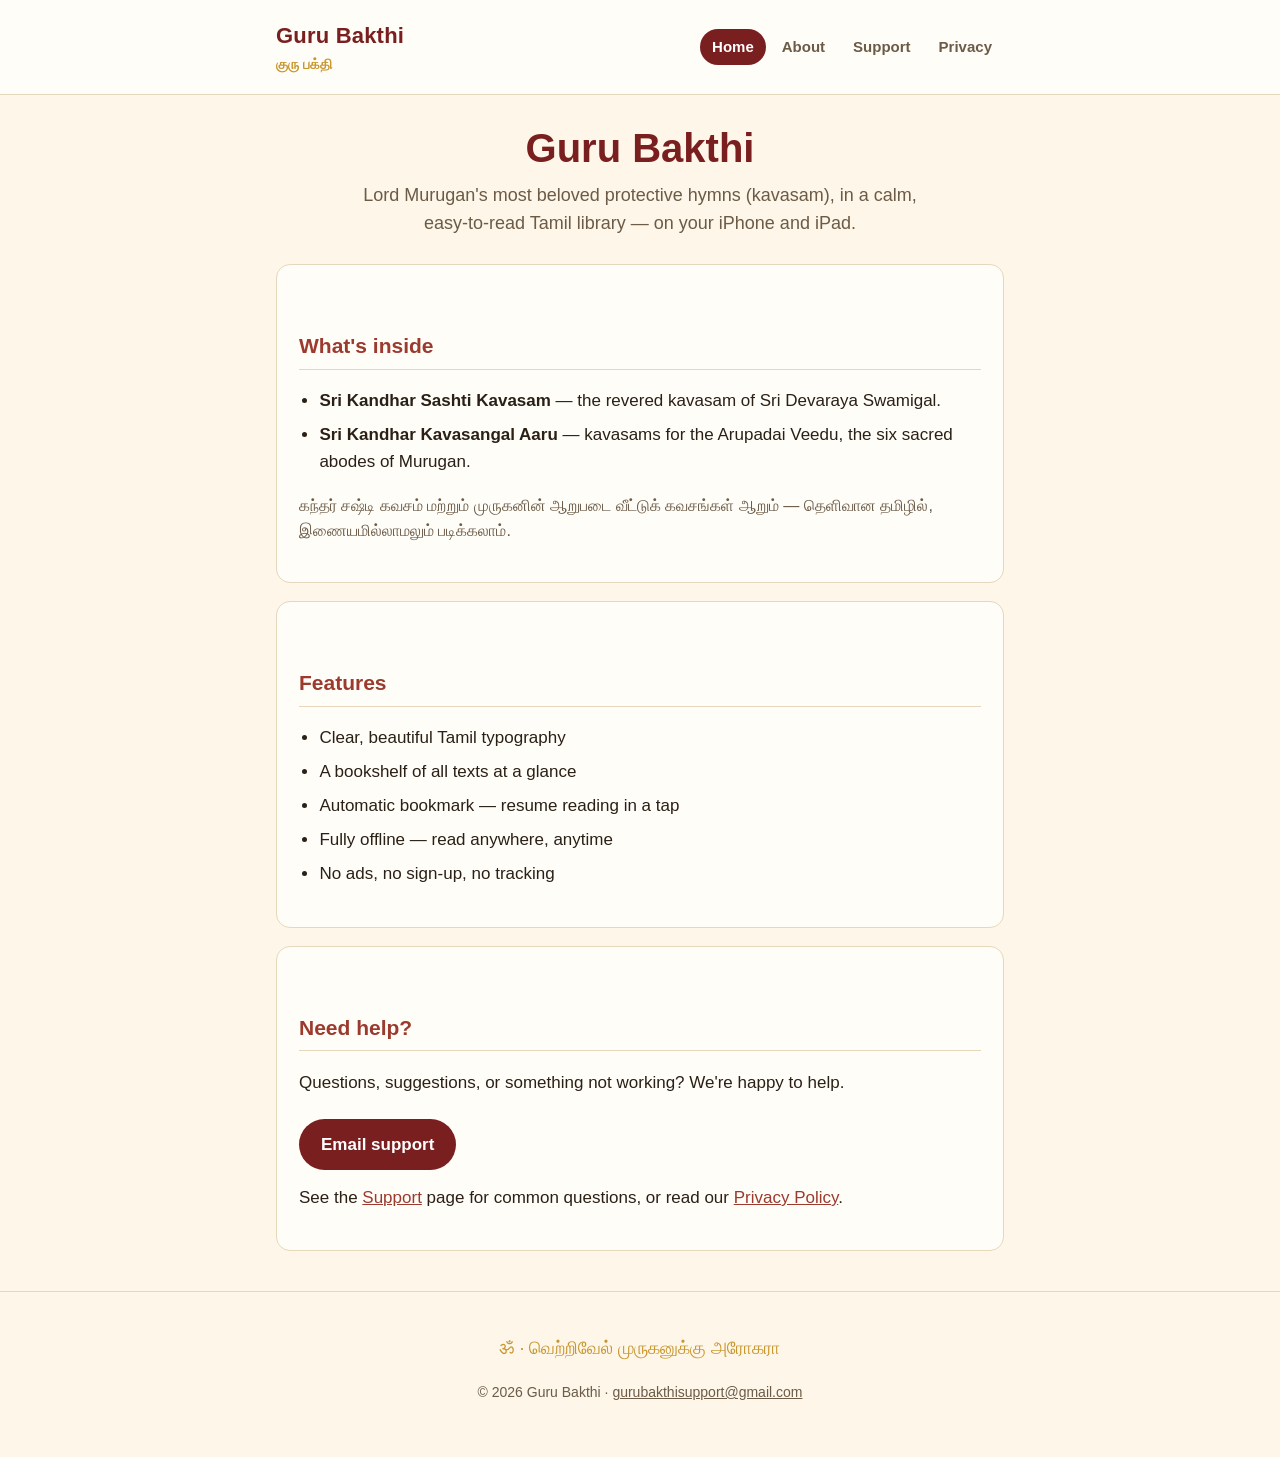
<file: index.html>
<!doctype html>
<html lang="en">
<head>
  <meta charset="utf-8">
  <meta name="viewport" content="width=device-width, initial-scale=1">
  <title>Guru Bakthi</title>
  <meta name="description" content="Guru Bakthi — read Lord Murugan's Kandhar Kavasam hymns in Tamil, offline, with an automatic bookmark.">
  <link rel="stylesheet" href="style.css">
</head>
<body>
  <header class="site-header">
    <div class="wrap">
      <a class="brand" href="index.html">
        <span class="name">Guru Bakthi</span>
        <span class="name-ta">குரு பக்தி</span>
      </a>
      <nav class="nav">
        <a href="index.html" class="active">Home</a>
        <a href="about.html">About</a>
        <a href="support.html">Support</a>
        <a href="privacy.html">Privacy</a>
      </nav>
    </div>
  </header>

  <main class="wrap">
    <section class="hero">
      <h1>Guru Bakthi</h1>
      <p class="lead">Lord Murugan's most beloved protective hymns (kavasam), in a calm, easy-to-read Tamil library — on your iPhone and iPad.</p>
    </section>

    <div class="card">
      <h2>What's inside</h2>
      <ul class="clean">
        <li><strong>Sri Kandhar Sashti Kavasam</strong> — the revered kavasam of Sri Devaraya Swamigal.</li>
        <li><strong>Sri Kandhar Kavasangal Aaru</strong> — kavasams for the Arupadai Veedu, the six sacred abodes of Murugan.</li>
      </ul>
      <p class="tamil">கந்தர் சஷ்டி கவசம் மற்றும் முருகனின் ஆறுபடை வீட்டுக் கவசங்கள் ஆறும் — தெளிவான தமிழில், இணையமில்லாமலும் படிக்கலாம்.</p>
    </div>

    <div class="card">
      <h2>Features</h2>
      <ul class="clean">
        <li>Clear, beautiful Tamil typography</li>
        <li>A bookshelf of all texts at a glance</li>
        <li>Automatic bookmark — resume reading in a tap</li>
        <li>Fully offline — read anywhere, anytime</li>
        <li>No ads, no sign-up, no tracking</li>
      </ul>
    </div>

    <div class="card">
      <h2>Need help?</h2>
      <p>Questions, suggestions, or something not working? We're happy to help.</p>
      <a class="email-btn" href="mailto:gurubakthisupport@gmail.com?subject=Guru%20Bakthi%20Support">Email support</a>
      <p style="margin-top:14px">See the <a href="support.html">Support</a> page for common questions, or read our <a href="privacy.html">Privacy Policy</a>.</p>
    </div>
  </main>

  <footer class="site-footer">
    <div class="wrap">
      <p class="om">ॐ · வெற்றிவேல் முருகனுக்கு அரோகரா</p>
      <p>© 2026 Guru Bakthi · <a href="mailto:gurubakthisupport@gmail.com">gurubakthisupport@gmail.com</a></p>
    </div>
  </footer>
</body>
</html>
</file>
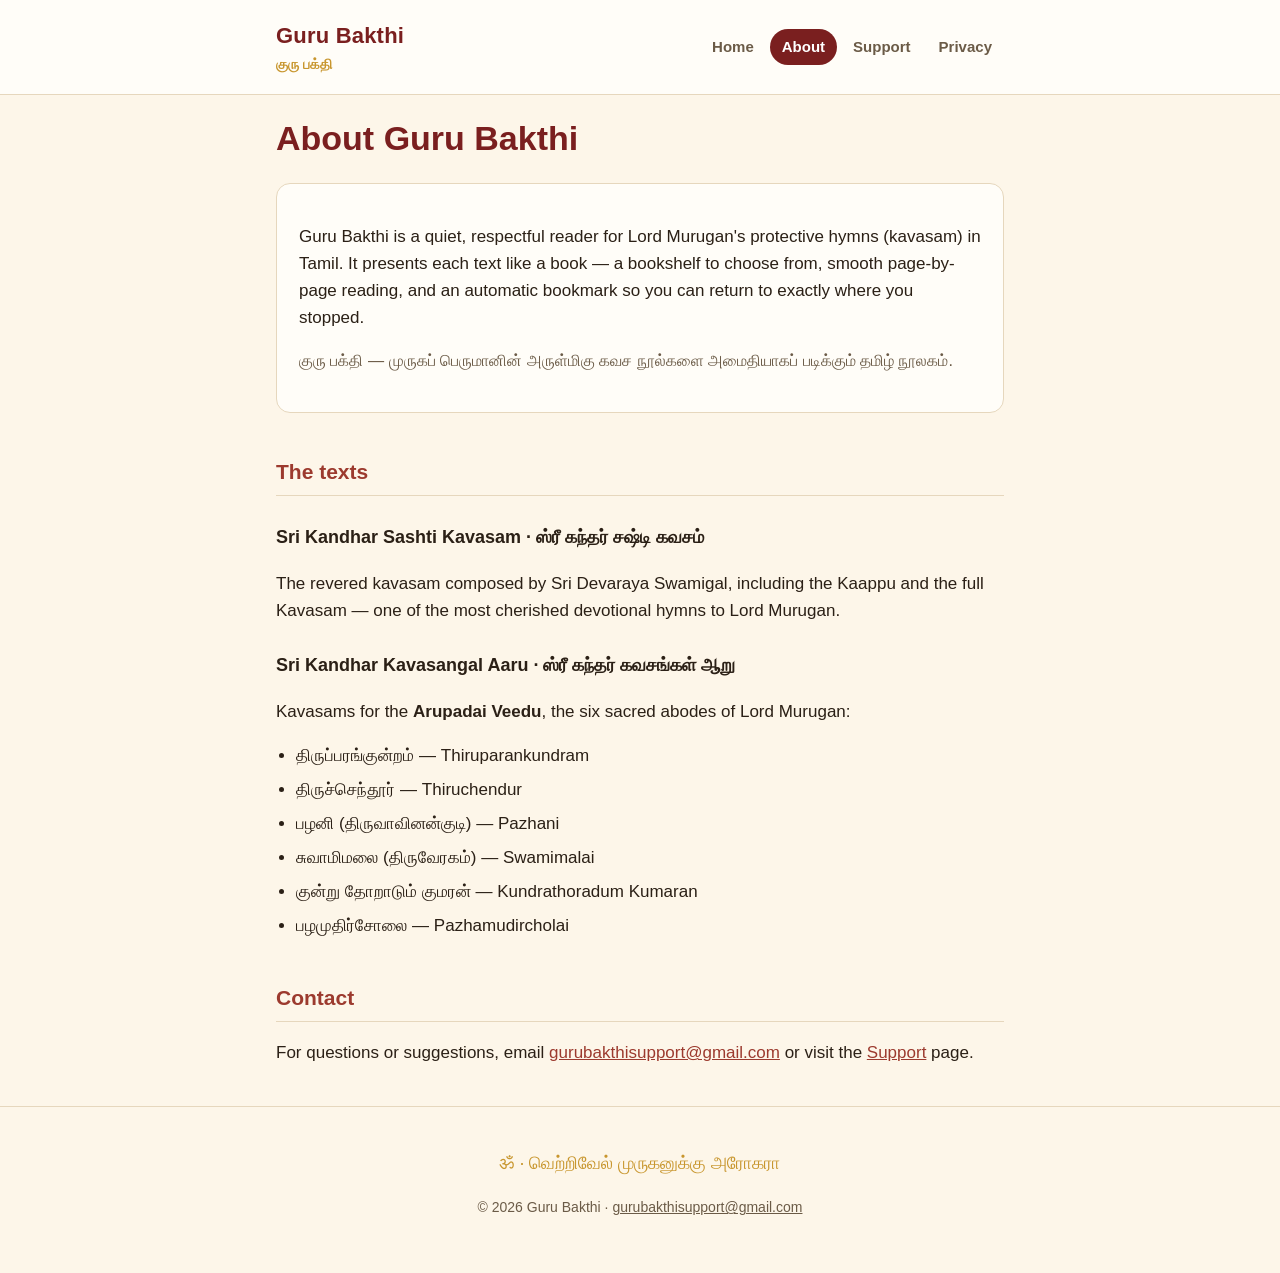
<file: about.html>
<!doctype html>
<html lang="en">
<head>
  <meta charset="utf-8">
  <meta name="viewport" content="width=device-width, initial-scale=1">
  <title>About · Guru Bakthi</title>
  <meta name="description" content="About Guru Bakthi and the Tamil devotional texts it contains.">
  <link rel="stylesheet" href="style.css">
</head>
<body>
  <header class="site-header">
    <div class="wrap">
      <a class="brand" href="index.html">
        <span class="name">Guru Bakthi</span>
        <span class="name-ta">குரு பக்தி</span>
      </a>
      <nav class="nav">
        <a href="index.html">Home</a>
        <a href="about.html" class="active">About</a>
        <a href="support.html">Support</a>
        <a href="privacy.html">Privacy</a>
      </nav>
    </div>
  </header>

  <main class="wrap">
    <h1>About Guru Bakthi</h1>

    <div class="card">
      <p>Guru Bakthi is a quiet, respectful reader for Lord Murugan's protective hymns (kavasam) in Tamil. It presents each text like a book — a bookshelf to choose from, smooth page-by-page reading, and an automatic bookmark so you can return to exactly where you stopped.</p>
      <p class="tamil">குரு பக்தி — முருகப் பெருமானின் அருள்மிகு கவச நூல்களை அமைதியாகப் படிக்கும் தமிழ் நூலகம்.</p>
    </div>

    <h2>The texts</h2>

    <h3>Sri Kandhar Sashti Kavasam · ஸ்ரீ கந்தர் சஷ்டி கவசம்</h3>
    <p>The revered kavasam composed by Sri Devaraya Swamigal, including the Kaappu and the full Kavasam — one of the most cherished devotional hymns to Lord Murugan.</p>

    <h3>Sri Kandhar Kavasangal Aaru · ஸ்ரீ கந்தர் கவசங்கள் ஆறு</h3>
    <p>Kavasams for the <strong>Arupadai Veedu</strong>, the six sacred abodes of Lord Murugan:</p>
    <ul class="clean">
      <li>திருப்பரங்குன்றம் — Thiruparankundram</li>
      <li>திருச்செந்தூர் — Thiruchendur</li>
      <li>பழனி (திருவாவினன்குடி) — Pazhani</li>
      <li>சுவாமிமலை (திருவேரகம்) — Swamimalai</li>
      <li>குன்று தோறாடும் குமரன் — Kundrathoradum Kumaran</li>
      <li>பழமுதிர்சோலை — Pazhamudircholai</li>
    </ul>

    <h2>Contact</h2>
    <p>For questions or suggestions, email
      <a href="mailto:gurubakthisupport@gmail.com?subject=Guru%20Bakthi">gurubakthisupport@gmail.com</a>
      or visit the <a href="support.html">Support</a> page.</p>
  </main>

  <footer class="site-footer">
    <div class="wrap">
      <p class="om">ॐ · வெற்றிவேல் முருகனுக்கு அரோகரா</p>
      <p>© 2026 Guru Bakthi · <a href="mailto:gurubakthisupport@gmail.com">gurubakthisupport@gmail.com</a></p>
    </div>
  </footer>
</body>
</html>
</file>
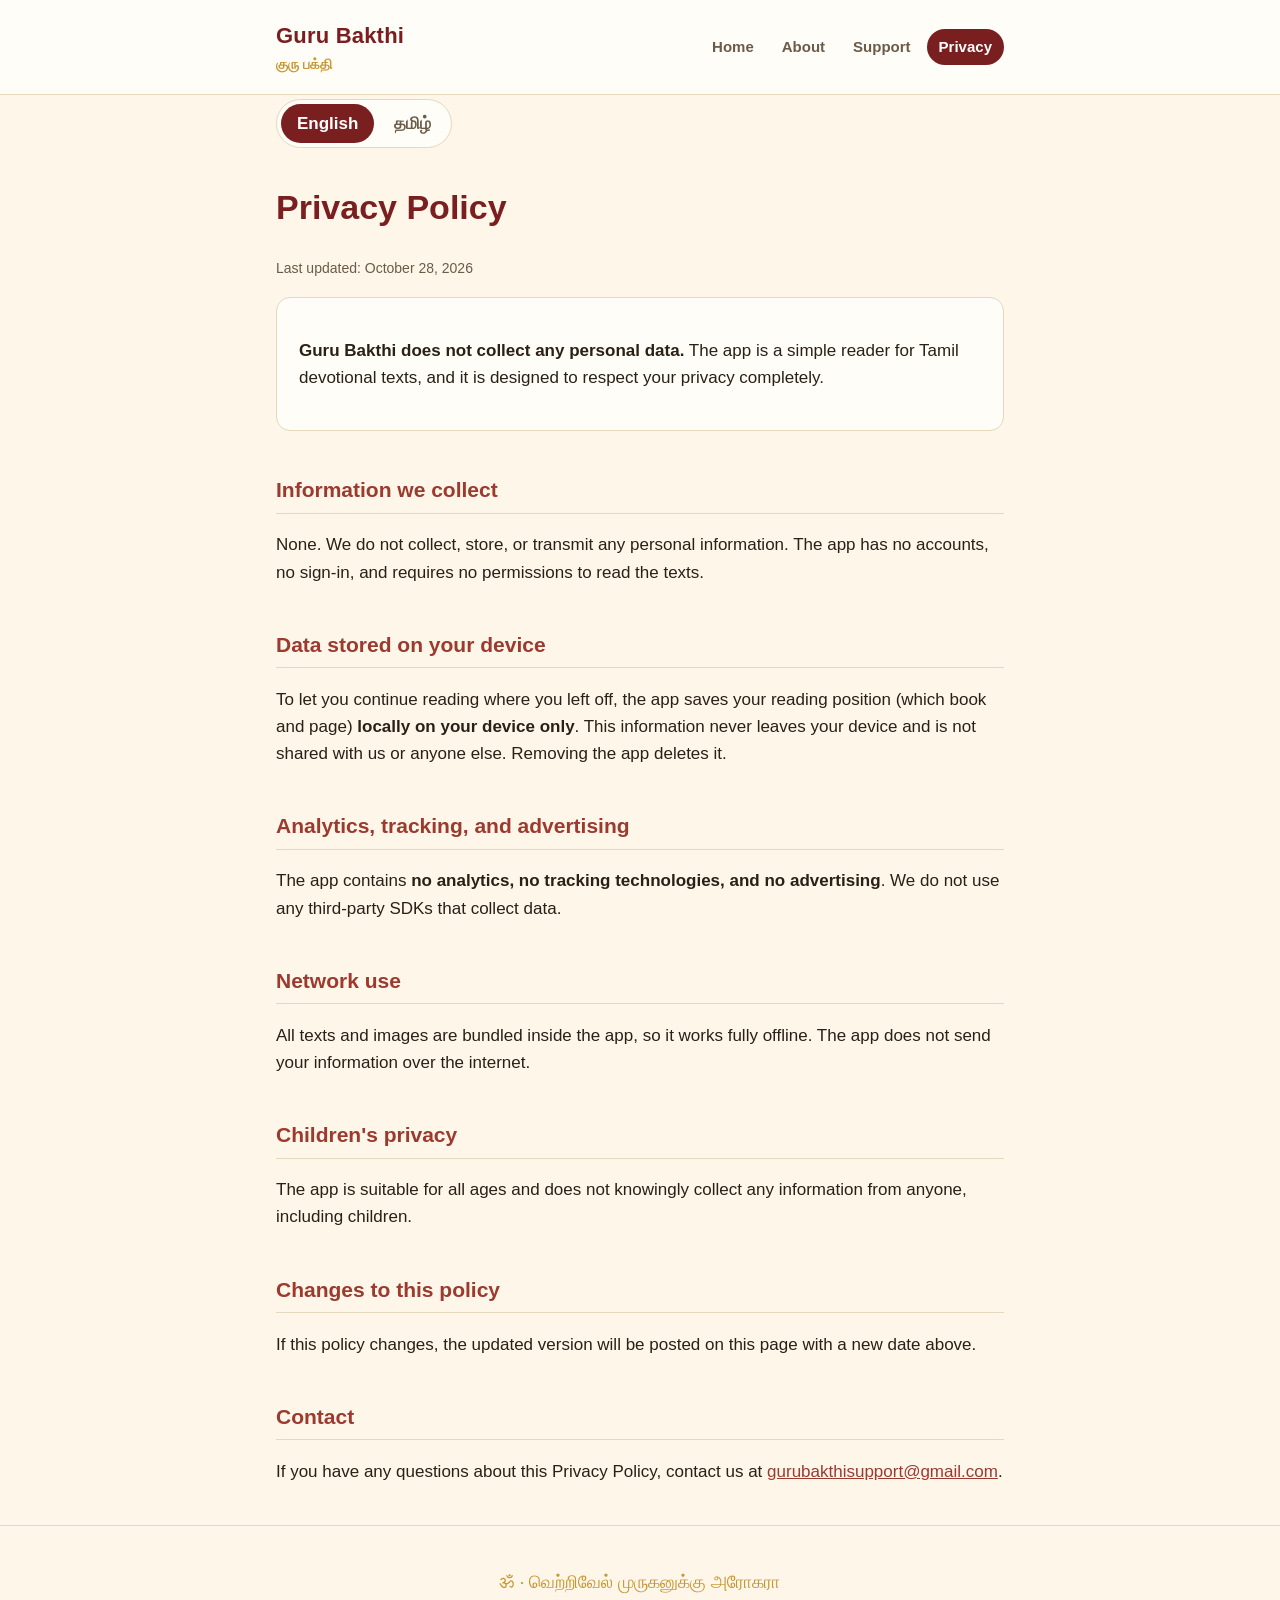
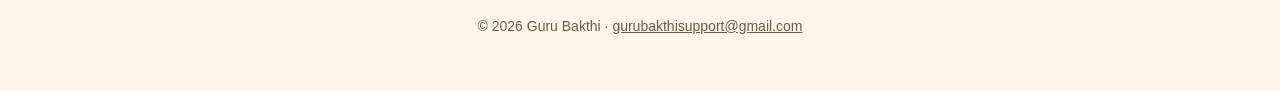
<file: privacy.html>
<!doctype html>
<html lang="en">
<head>
  <meta charset="utf-8">
  <meta name="viewport" content="width=device-width, initial-scale=1">
  <title>Privacy Policy · Guru Bakthi</title>
  <meta name="description" content="Privacy Policy for the Guru Bakthi app (English and Tamil). The app collects no personal data.">
  <link rel="stylesheet" href="style.css">
  <style>
    .lang-toggle {
      display: inline-flex;
      gap: 4px;
      border: 1px solid var(--line);
      border-radius: 999px;
      padding: 4px;
      margin: 4px 0 10px;
      background: var(--surface);
    }
    .lang-btn {
      border: 0;
      background: none;
      color: var(--muted);
      font: inherit;
      font-weight: 700;
      padding: 6px 16px;
      border-radius: 999px;
      cursor: pointer;
    }
    .lang-btn.active { background: var(--maroon); color: #fff; }
    @media (prefers-color-scheme: dark) {
      :root:not([data-theme="light"]) .lang-btn.active { color: #1a1410; }
    }
    .lang-content[hidden] { display: none; }
  </style>
</head>
<body>
  <header class="site-header">
    <div class="wrap">
      <a class="brand" href="index.html">
        <span class="name">Guru Bakthi</span>
        <span class="name-ta">குரு பக்தி</span>
      </a>
      <nav class="nav">
        <a href="index.html">Home</a>
        <a href="about.html">About</a>
        <a href="support.html">Support</a>
        <a href="privacy.html" class="active">Privacy</a>
      </nav>
    </div>
  </header>

  <main class="wrap">
    <div class="lang-toggle" role="group" aria-label="Choose language">
      <button type="button" class="lang-btn" data-lang="en">English</button>
      <button type="button" class="lang-btn" data-lang="ta">தமிழ்</button>
    </div>

    <!-- English -->
    <section class="lang-content" data-lang="en">
      <h1>Privacy Policy</h1>
      <p class="updated">Last updated: October 28, 2026</p>

      <div class="card">
        <p><strong>Guru Bakthi does not collect any personal data.</strong> The app is a simple reader for Tamil devotional texts, and it is designed to respect your privacy completely.</p>
      </div>

      <h2>Information we collect</h2>
      <p>None. We do not collect, store, or transmit any personal information. The app has no accounts, no sign-in, and requires no permissions to read the texts.</p>

      <h2>Data stored on your device</h2>
      <p>To let you continue reading where you left off, the app saves your reading position (which book and page) <strong>locally on your device only</strong>. This information never leaves your device and is not shared with us or anyone else. Removing the app deletes it.</p>

      <h2>Analytics, tracking, and advertising</h2>
      <p>The app contains <strong>no analytics, no tracking technologies, and no advertising</strong>. We do not use any third-party SDKs that collect data.</p>

      <h2>Network use</h2>
      <p>All texts and images are bundled inside the app, so it works fully offline. The app does not send your information over the internet.</p>

      <h2>Children's privacy</h2>
      <p>The app is suitable for all ages and does not knowingly collect any information from anyone, including children.</p>

      <h2>Changes to this policy</h2>
      <p>If this policy changes, the updated version will be posted on this page with a new date above.</p>

      <h2>Contact</h2>
      <p>If you have any questions about this Privacy Policy, contact us at
        <a href="mailto:gurubakthisupport@gmail.com?subject=Guru%20Bakthi%20Privacy">gurubakthisupport@gmail.com</a>.</p>
    </section>

    <!-- Tamil -->
    <section class="lang-content" data-lang="ta" lang="ta" hidden>
      <h1>தனியுரிமைக் கொள்கை</h1>
      <p class="updated">கடைசியாகப் புதுப்பிக்கப்பட்டது: அக்டோபர் 28, 2026</p>

      <div class="card">
        <p><strong>குரு பக்தி எந்தவொரு தனிப்பட்ட தரவையும் சேகரிக்காது.</strong> இது தமிழ்ப் பக்தி நூல்களைப் படிக்கும் எளிய வாசிப்புக் கருவி; உங்கள் தனியுரிமையை முழுமையாக மதிக்கும் வகையில் வடிவமைக்கப்பட்டுள்ளது.</p>
      </div>

      <h2>நாங்கள் சேகரிக்கும் தகவல்</h2>
      <p>எதுவுமில்லை. நாங்கள் எந்தத் தனிப்பட்ட தகவலையும் சேகரிக்கவோ, சேமிக்கவோ, அனுப்பவோ இல்லை. செயலியில் கணக்குகள் இல்லை, உள்நுழைவு இல்லை, நூல்களைப் படிக்க எந்த அனுமதியும் தேவையில்லை.</p>

      <h2>உங்கள் சாதனத்தில் சேமிக்கப்படும் தரவு</h2>
      <p>நீங்கள் நிறுத்திய இடத்திலிருந்து தொடர்ந்து படிக்க, உங்கள் வாசிப்பு இடம் (எந்த நூல், எந்தப் பக்கம்) <strong>உங்கள் சாதனத்தில் மட்டுமே</strong> சேமிக்கப்படுகிறது. இந்தத் தகவல் உங்கள் சாதனத்தை விட்டு வெளியேறாது; எங்களுடனோ வேறு எவருடனோ பகிரப்படாது. செயலியை நீக்கினால் இதுவும் நீக்கப்படும்.</p>

      <h2>பகுப்பாய்வு, கண்காணிப்பு, விளம்பரம்</h2>
      <p>இந்தச் செயலியில் <strong>எந்தப் பகுப்பாய்வும் (analytics), கண்காணிப்புத் தொழில்நுட்பமும், விளம்பரமும் இல்லை</strong>. தரவு சேகரிக்கும் எந்த மூன்றாம் தரப்பு SDK-களையும் நாங்கள் பயன்படுத்தவில்லை.</p>

      <h2>இணைய பயன்பாடு</h2>
      <p>அனைத்து நூல்களும் படங்களும் செயலிக்குள்ளேயே இணைக்கப்பட்டுள்ளதால், இணையம் இல்லாமலும் முழுமையாக இயங்கும். செயலி உங்கள் தகவலை இணையம் வழியாக அனுப்பாது.</p>

      <h2>குழந்தைகளின் தனியுரிமை</h2>
      <p>இந்தச் செயலி அனைத்து வயதினருக்கும் ஏற்றது; குழந்தைகள் உட்பட யாரிடமிருந்தும் எந்தத் தகவலையும் அறிந்தே சேகரிக்காது.</p>

      <h2>இந்தக் கொள்கையில் மாற்றங்கள்</h2>
      <p>இந்தக் கொள்கை மாறினால், புதுப்பிக்கப்பட்ட பதிப்பு மேலே உள்ள தேதியுடன் இந்தப் பக்கத்தில் வெளியிடப்படும்.</p>

      <h2>தொடர்பு</h2>
      <p>இந்தத் தனியுரிமைக் கொள்கை குறித்த கேள்விகளுக்கு எங்களைத் தொடர்பு கொள்ளுங்கள்:
        <a href="mailto:gurubakthisupport@gmail.com?subject=Guru%20Bakthi%20Privacy">gurubakthisupport@gmail.com</a>.</p>
    </section>
  </main>

  <footer class="site-footer">
    <div class="wrap">
      <p class="om">ॐ · வெற்றிவேல் முருகனுக்கு அரோகரா</p>
      <p>© 2026 Guru Bakthi · <a href="mailto:gurubakthisupport@gmail.com">gurubakthisupport@gmail.com</a></p>
    </div>
  </footer>

  <script>
    (function () {
      var btns = document.querySelectorAll('.lang-btn');
      var blocks = document.querySelectorAll('.lang-content');
      function setLang(lang) {
        blocks.forEach(function (b) { b.hidden = (b.dataset.lang !== lang); });
        btns.forEach(function (b) { b.classList.toggle('active', b.dataset.lang === lang); });
        document.documentElement.lang = lang;
        try { localStorage.setItem('gb-privacy-lang', lang); } catch (e) {}
      }
      var saved = 'en';
      try { saved = localStorage.getItem('gb-privacy-lang') || 'en'; } catch (e) {}
      btns.forEach(function (b) {
        b.addEventListener('click', function () { setLang(b.dataset.lang); });
      });
      setLang(saved === 'ta' ? 'ta' : 'en');
    })();
  </script>
</body>
</html>
</file>
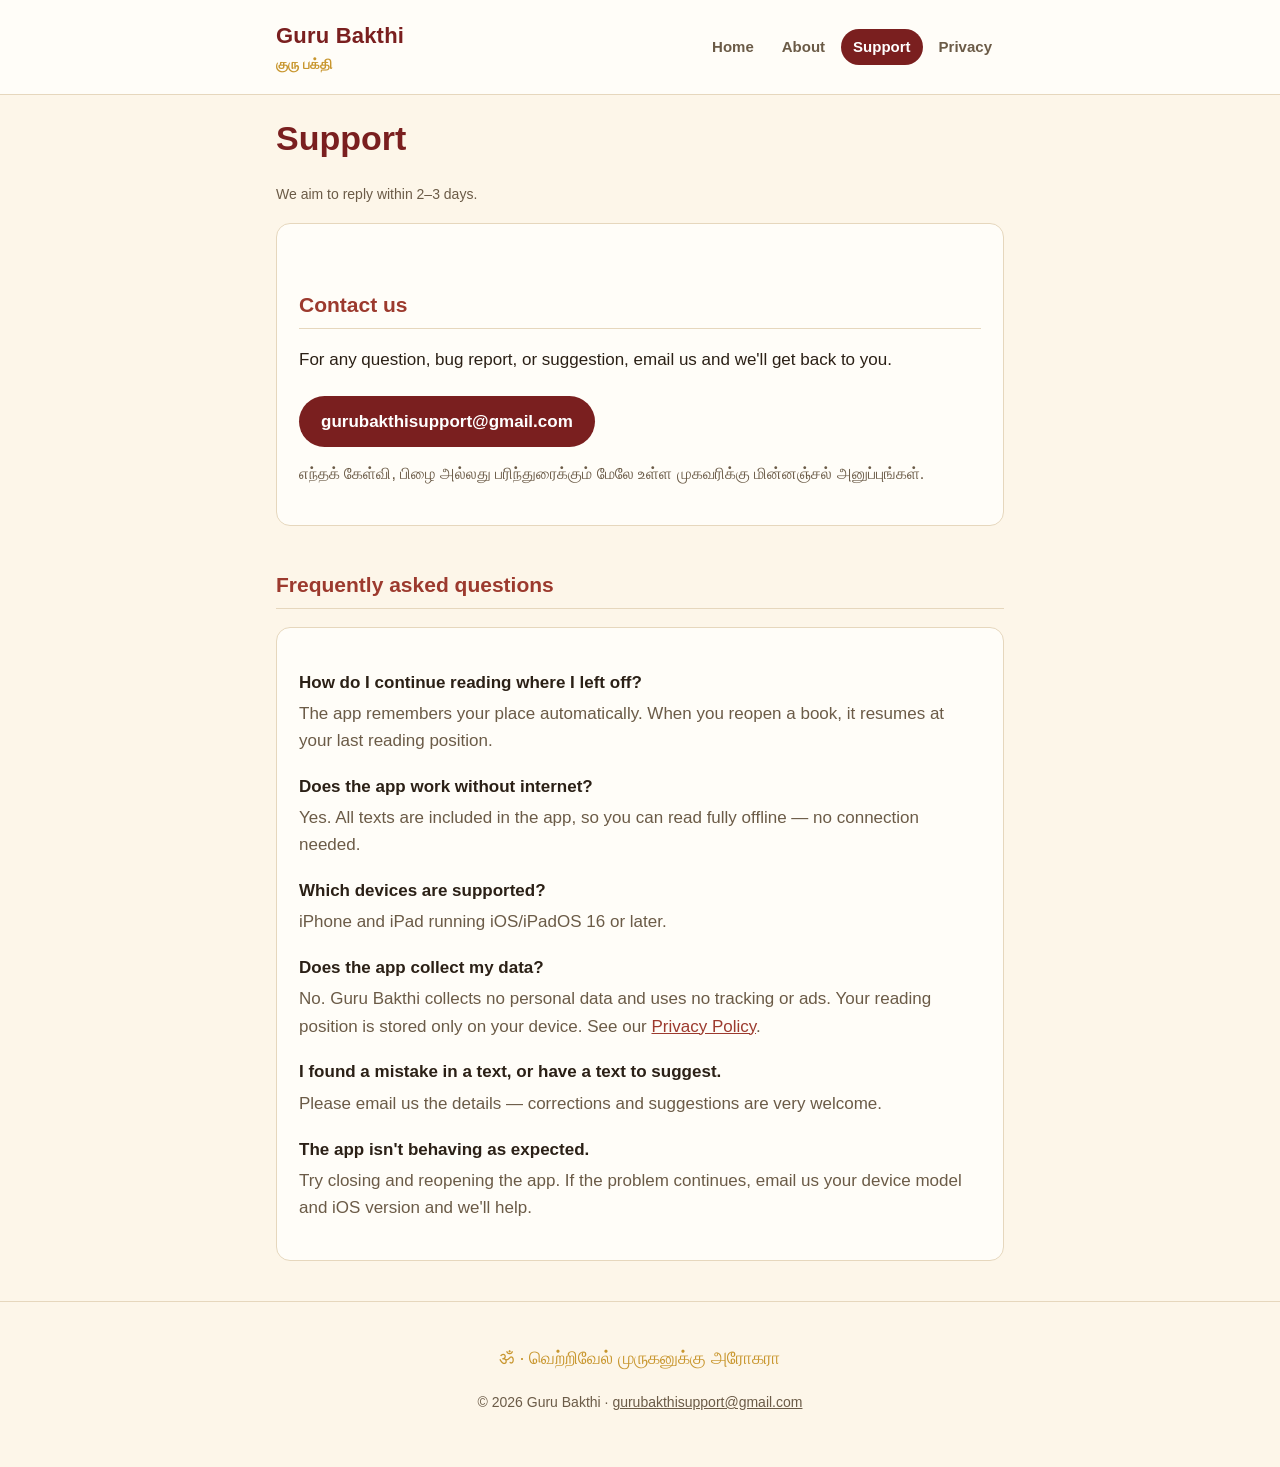
<file: support.html>
<!doctype html>
<html lang="en">
<head>
  <meta charset="utf-8">
  <meta name="viewport" content="width=device-width, initial-scale=1">
  <title>Support · Guru Bakthi</title>
  <meta name="description" content="Support and help for the Guru Bakthi app. Contact gurubakthisupport@gmail.com.">
  <link rel="stylesheet" href="style.css">
</head>
<body>
  <header class="site-header">
    <div class="wrap">
      <a class="brand" href="index.html">
        <span class="name">Guru Bakthi</span>
        <span class="name-ta">குரு பக்தி</span>
      </a>
      <nav class="nav">
        <a href="index.html">Home</a>
        <a href="about.html">About</a>
        <a href="support.html" class="active">Support</a>
        <a href="privacy.html">Privacy</a>
      </nav>
    </div>
  </header>

  <main class="wrap">
    <h1>Support</h1>
    <p class="updated">We aim to reply within 2–3 days.</p>

    <div class="card">
      <h2>Contact us</h2>
      <p>For any question, bug report, or suggestion, email us and we'll get back to you.</p>
      <a class="email-btn" href="mailto:gurubakthisupport@gmail.com?subject=Guru%20Bakthi%20Support">gurubakthisupport@gmail.com</a>
      <p class="tamil" style="margin-top:14px">எந்தக் கேள்வி, பிழை அல்லது பரிந்துரைக்கும் மேலே உள்ள முகவரிக்கு மின்னஞ்சல் அனுப்புங்கள்.</p>
    </div>

    <h2>Frequently asked questions</h2>
    <div class="card faq">
      <dl>
        <dt>How do I continue reading where I left off?</dt>
        <dd>The app remembers your place automatically. When you reopen a book, it resumes at your last reading position.</dd>

        <dt>Does the app work without internet?</dt>
        <dd>Yes. All texts are included in the app, so you can read fully offline — no connection needed.</dd>

        <dt>Which devices are supported?</dt>
        <dd>iPhone and iPad running iOS/iPadOS 16 or later.</dd>

        <dt>Does the app collect my data?</dt>
        <dd>No. Guru Bakthi collects no personal data and uses no tracking or ads. Your reading position is stored only on your device. See our <a href="privacy.html">Privacy Policy</a>.</dd>

        <dt>I found a mistake in a text, or have a text to suggest.</dt>
        <dd>Please email us the details — corrections and suggestions are very welcome.</dd>

        <dt>The app isn't behaving as expected.</dt>
        <dd>Try closing and reopening the app. If the problem continues, email us your device model and iOS version and we'll help.</dd>
      </dl>
    </div>
  </main>

  <footer class="site-footer">
    <div class="wrap">
      <p class="om">ॐ · வெற்றிவேல் முருகனுக்கு அரோகரா</p>
      <p>© 2026 Guru Bakthi · <a href="mailto:gurubakthisupport@gmail.com">gurubakthisupport@gmail.com</a></p>
    </div>
  </footer>
</body>
</html>
</file>
<file: style.css>
/* Guru Bakthi — support site styles */
:root {
  --bg: #fdf6e9;
  --surface: #fffdf8;
  --ink: #2b2016;
  --muted: #6b5b47;
  --maroon: #7a1f1f;
  --light-maroon: #9c3a2e;
  --gold: #c8962e;
  --line: #e6d7bd;
  --radius: 14px;
  --maxw: 760px;
  --font: -apple-system, BlinkMacSystemFont, "Segoe UI", Roboto, "Helvetica Neue", Arial,
    "Noto Sans Tamil", sans-serif;
}

@media (prefers-color-scheme: dark) {
  :root:not([data-theme="light"]) {
    --bg: #1a1410;
    --surface: #241c15;
    --ink: #f0e6d4;
    --muted: #b7a488;
    --maroon: #e7a98f;
    --light-maroon: #f0b9a3;
    --gold: #e0b45e;
    --line: #3a2e22;
  }
}
:root[data-theme="dark"] {
  --bg: #1a1410;
  --surface: #241c15;
  --ink: #f0e6d4;
  --muted: #b7a488;
  --maroon: #e7a98f;
  --light-maroon: #f0b9a3;
  --gold: #e0b45e;
  --line: #3a2e22;
}

* { box-sizing: border-box; }

html { -webkit-text-size-adjust: 100%; }

body {
  margin: 0;
  background: var(--bg);
  color: var(--ink);
  font-family: var(--font);
  line-height: 1.6;
  font-size: 17px;
}

.wrap {
  max-width: var(--maxw);
  margin: 0 auto;
  padding: 0 16px;
}

/* Header */
.site-header {
  border-bottom: 1px solid var(--line);
  background: var(--surface);
}
.site-header .wrap {
  display: flex;
  flex-wrap: wrap;
  align-items: center;
  gap: 8px 20px;
  padding-top: 18px;
  padding-bottom: 18px;
}
.brand {
  display: flex;
  flex-direction: column;
  text-decoration: none;
  color: inherit;
  margin-right: auto;
}
.brand .name {
  font-size: 22px;
  font-weight: 800;
  color: var(--maroon);
  letter-spacing: 0.2px;
}
.brand .name-ta {
  font-size: 14px;
  color: var(--gold);
  font-weight: 600;
}
.nav {
  display: flex;
  flex-wrap: wrap;
  gap: 6px 4px;
}
.nav a {
  text-decoration: none;
  color: var(--muted);
  padding: 6px 12px;
  border-radius: 999px;
  font-size: 15px;
  font-weight: 600;
}
.nav a:hover { color: var(--maroon); background: var(--bg); }
.nav a.active { color: #fff; background: var(--maroon); }
@media (prefers-color-scheme: dark) {
  :root:not([data-theme="light"]) .nav a.active { color: #1a1410; background: var(--maroon); }
}

/* Main */
main { padding: 32px 0 8px; }

.hero {
  text-align: center;
  padding: 28px 0 8px;
}
.hero h1 {
  font-size: clamp(28px, 7vw, 40px);
  color: var(--maroon);
  margin: 0 0 8px;
}
.hero p.lead {
  font-size: 18px;
  color: var(--muted);
  max-width: 560px;
  margin: 0 auto;
}

h1 { font-size: clamp(26px, 6vw, 34px); color: var(--maroon); line-height: 1.25; }
h2 {
  font-size: 21px;
  color: var(--light-maroon);
  margin-top: 2em;
  border-bottom: 1px solid var(--line);
  padding-bottom: 6px;
}
h3 { font-size: 18px; color: var(--ink); margin-top: 1.5em; }

a { color: var(--light-maroon); }
a:hover { color: var(--maroon); }

.card {
  background: var(--surface);
  border: 1px solid var(--line);
  border-radius: var(--radius);
  padding: 22px 22px;
  margin: 18px 0;
}

.updated { color: var(--muted); font-size: 14px; }

ul.clean { padding-left: 1.2em; }
ul.clean li { margin: 0.4em 0; }

.email-btn {
  display: inline-block;
  background: var(--maroon);
  color: #fff !important;
  text-decoration: none;
  padding: 12px 22px;
  border-radius: 999px;
  font-weight: 700;
  margin-top: 6px;
}
.email-btn:hover { background: var(--light-maroon); }
@media (prefers-color-scheme: dark) {
  :root:not([data-theme="light"]) .email-btn { color: #1a1410 !important; }
}

.tamil { font-size: 0.95em; color: var(--muted); }

.faq dt { font-weight: 700; margin-top: 1.1em; color: var(--ink); }
.faq dd { margin: 4px 0 0; color: var(--muted); }

/* Footer */
.site-footer {
  border-top: 1px solid var(--line);
  margin-top: 40px;
  padding: 24px 0 40px;
  color: var(--muted);
  font-size: 14px;
  text-align: center;
}
.site-footer a { color: var(--muted); }
.site-footer .om { color: var(--gold); font-size: 18px; }
</file>
